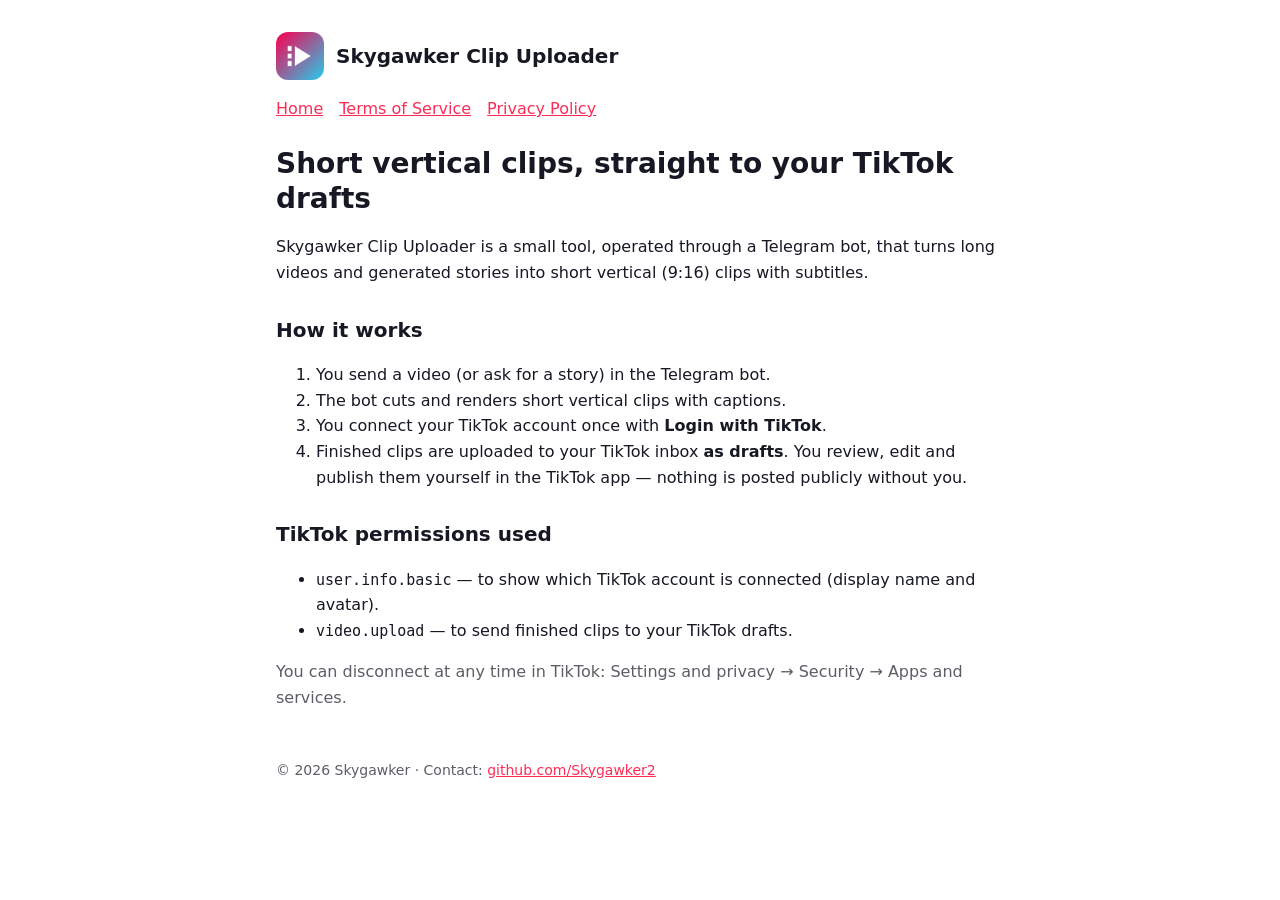
<file: index.html>
<!doctype html>
<html lang="en">
<head>
<meta charset="utf-8">
<meta name="viewport" content="width=device-width,initial-scale=1">
<title>Skygawker Clip Uploader</title>
<link rel="icon" href="icon.png">
<link rel="stylesheet" href="style.css">
</head>
<body><main>
<header><img src="icon.png" alt=""><a href="./">Skygawker Clip Uploader</a></header>
<nav><a href="./">Home</a><a href="terms.html">Terms of Service</a><a href="privacy.html">Privacy Policy</a></nav>

<h1>Short vertical clips, straight to your TikTok drafts</h1>
<p>Skygawker Clip Uploader is a small tool, operated through a Telegram bot, that turns long videos and generated stories into short vertical (9:16) clips with subtitles.</p>

<h2>How it works</h2>
<ol>
<li>You send a video (or ask for a story) in the Telegram bot.</li>
<li>The bot cuts and renders short vertical clips with captions.</li>
<li>You connect your TikTok account once with <b>Login with TikTok</b>.</li>
<li>Finished clips are uploaded to your TikTok inbox <b>as drafts</b>. You review, edit and publish them yourself in the TikTok app &mdash; nothing is posted publicly without you.</li>
</ol>

<h2>TikTok permissions used</h2>
<ul>
<li><code>user.info.basic</code> &mdash; to show which TikTok account is connected (display name and avatar).</li>
<li><code>video.upload</code> &mdash; to send finished clips to your TikTok drafts.</li>
</ul>
<p class="muted">You can disconnect at any time in TikTok: Settings and privacy &rarr; Security &rarr; Apps and services.</p>

<footer>&copy; 2026 Skygawker &middot; Contact: <a href="https://github.com/Skygawker2">github.com/Skygawker2</a></footer>
</main></body>
</html>
</file>
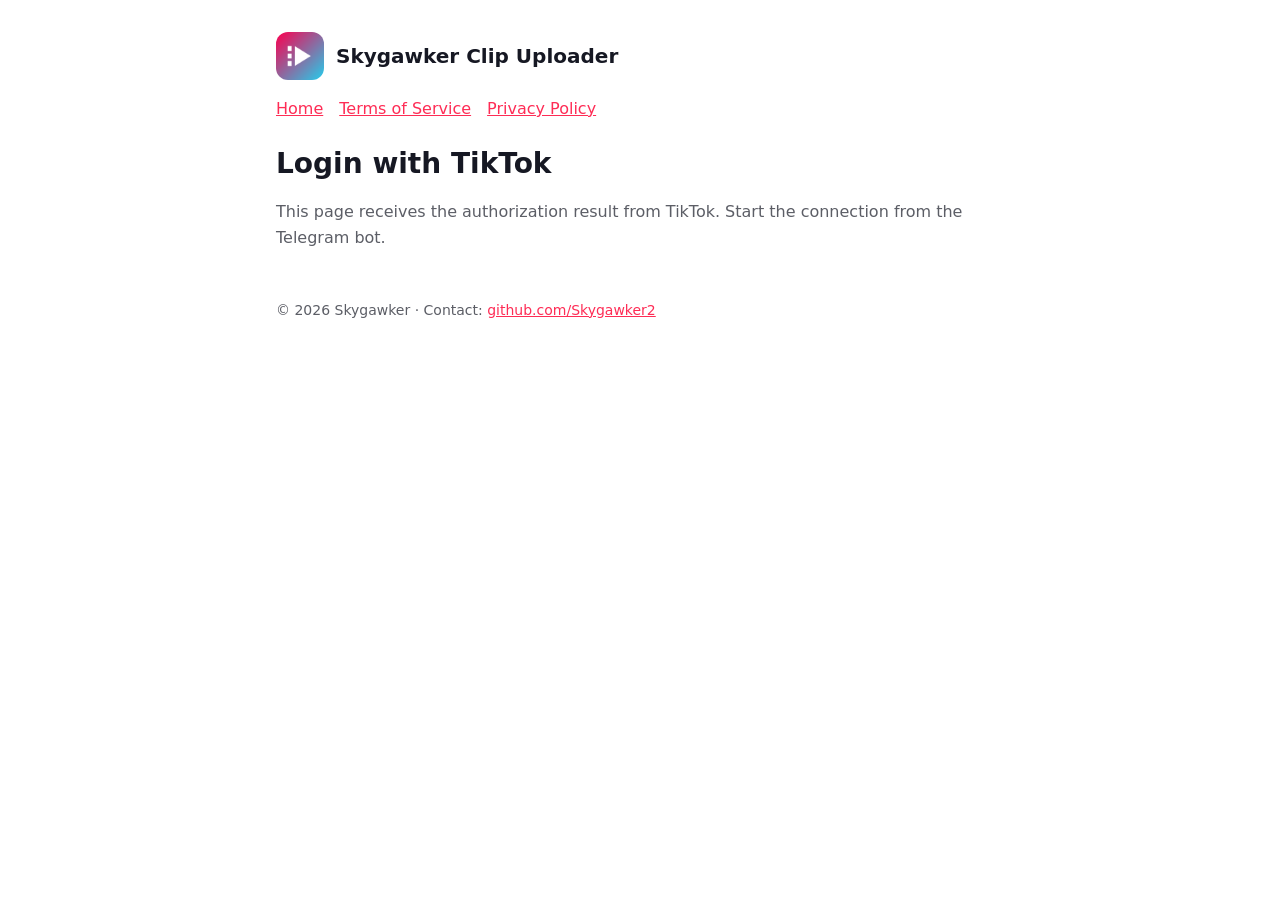
<file: callback.html>
<!doctype html>
<html lang="en">
<head>
<meta charset="utf-8">
<meta name="viewport" content="width=device-width,initial-scale=1">
<title>TikTok Login</title>
<link rel="icon" href="icon.png">
<link rel="stylesheet" href="style.css">
</head>
<body><main>
<header><img src="icon.png" alt=""><a href="./">Skygawker Clip Uploader</a></header>
<nav><a href="./">Home</a><a href="terms.html">Terms of Service</a><a href="privacy.html">Privacy Policy</a></nav>

<h1 id="title">Login with TikTok</h1>
<p id="msg" class="muted">This page receives the authorization result from TikTok. Start the connection from the Telegram bot.</p>
<div class="card" id="box" hidden><code id="code"></code></div>
<p><button id="copy" hidden>Copy code</button></p>

<footer>&copy; 2026 Skygawker &middot; Contact: <a href="https://github.com/Skygawker2">github.com/Skygawker2</a></footer>
</main>
<script>
const q = new URLSearchParams(location.search);
const code = q.get("code"), state = q.get("state"), err = q.get("error");
const el = id => document.getElementById(id);
if (code) {
  // state carries the bot's session id, so the bot knows whose code this is
  const value = state ? state + ":" + code : code;
  el("title").textContent = "Almost done";
  el("msg").textContent = "Copy this code and send it to the Telegram bot to finish connecting your TikTok account.";
  el("code").textContent = value;
  el("box").hidden = false;
  el("copy").hidden = false;
  el("copy").onclick = () => navigator.clipboard.writeText(value).then(() => { el("copy").textContent = "Copied ✓"; });
} else if (err) {
  el("title").textContent = "Connection cancelled";
  el("msg").textContent = "TikTok returned: " + err + (q.get("error_description") ? " — " + q.get("error_description") : "");
}
</script>
</body>
</html>
</file>
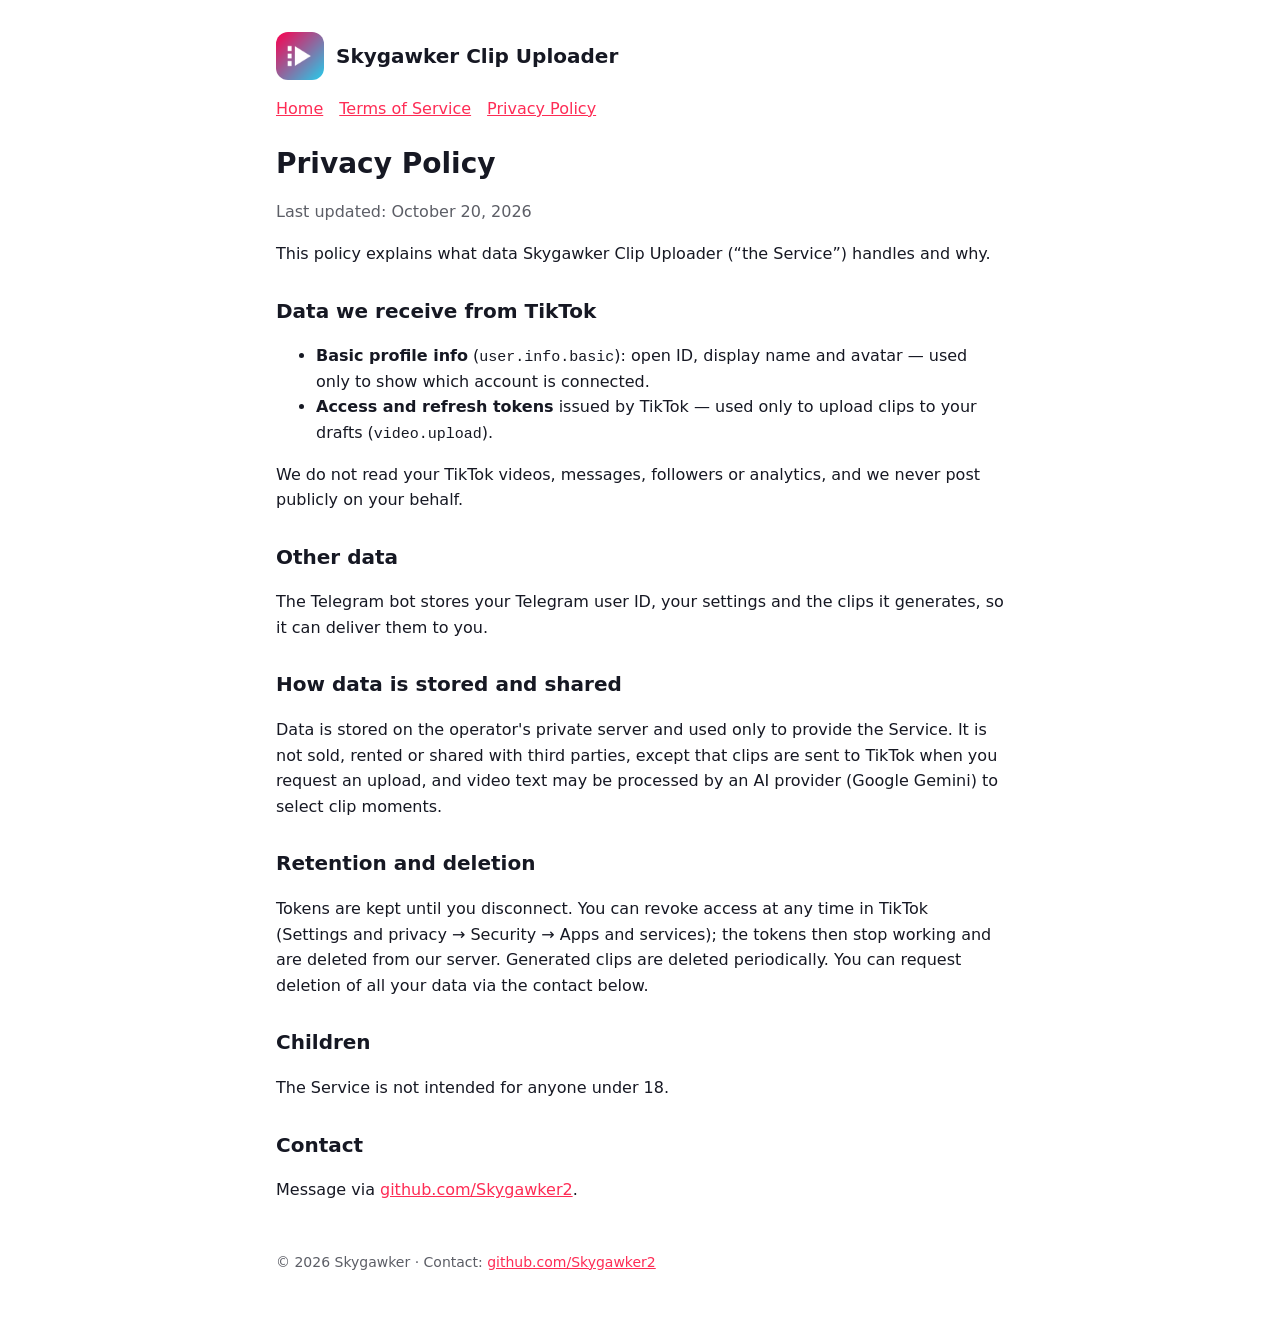
<file: privacy.html>
<!doctype html>
<html lang="en">
<head>
<meta charset="utf-8">
<meta name="viewport" content="width=device-width,initial-scale=1">
<title>Privacy Policy</title>
<link rel="icon" href="icon.png">
<link rel="stylesheet" href="style.css">
</head>
<body><main>
<header><img src="icon.png" alt=""><a href="./">Skygawker Clip Uploader</a></header>
<nav><a href="./">Home</a><a href="terms.html">Terms of Service</a><a href="privacy.html">Privacy Policy</a></nav>

<h1>Privacy Policy</h1>
<p class="muted">Last updated: October 20, 2026</p>
<p>This policy explains what data Skygawker Clip Uploader (&ldquo;the Service&rdquo;) handles and why.</p>

<h2>Data we receive from TikTok</h2>
<ul>
<li><b>Basic profile info</b> (<code>user.info.basic</code>): open ID, display name and avatar &mdash; used only to show which account is connected.</li>
<li><b>Access and refresh tokens</b> issued by TikTok &mdash; used only to upload clips to your drafts (<code>video.upload</code>).</li>
</ul>
<p>We do not read your TikTok videos, messages, followers or analytics, and we never post publicly on your behalf.</p>

<h2>Other data</h2>
<p>The Telegram bot stores your Telegram user ID, your settings and the clips it generates, so it can deliver them to you.</p>

<h2>How data is stored and shared</h2>
<p>Data is stored on the operator's private server and used only to provide the Service. It is not sold, rented or shared with third parties, except that clips are sent to TikTok when you request an upload, and video text may be processed by an AI provider (Google Gemini) to select clip moments.</p>

<h2>Retention and deletion</h2>
<p>Tokens are kept until you disconnect. You can revoke access at any time in TikTok (Settings and privacy &rarr; Security &rarr; Apps and services); the tokens then stop working and are deleted from our server. Generated clips are deleted periodically. You can request deletion of all your data via the contact below.</p>

<h2>Children</h2>
<p>The Service is not intended for anyone under 18.</p>

<h2>Contact</h2>
<p>Message via <a href="https://github.com/Skygawker2">github.com/Skygawker2</a>.</p>

<footer>&copy; 2026 Skygawker &middot; Contact: <a href="https://github.com/Skygawker2">github.com/Skygawker2</a></footer>
</main></body>
</html>
</file>
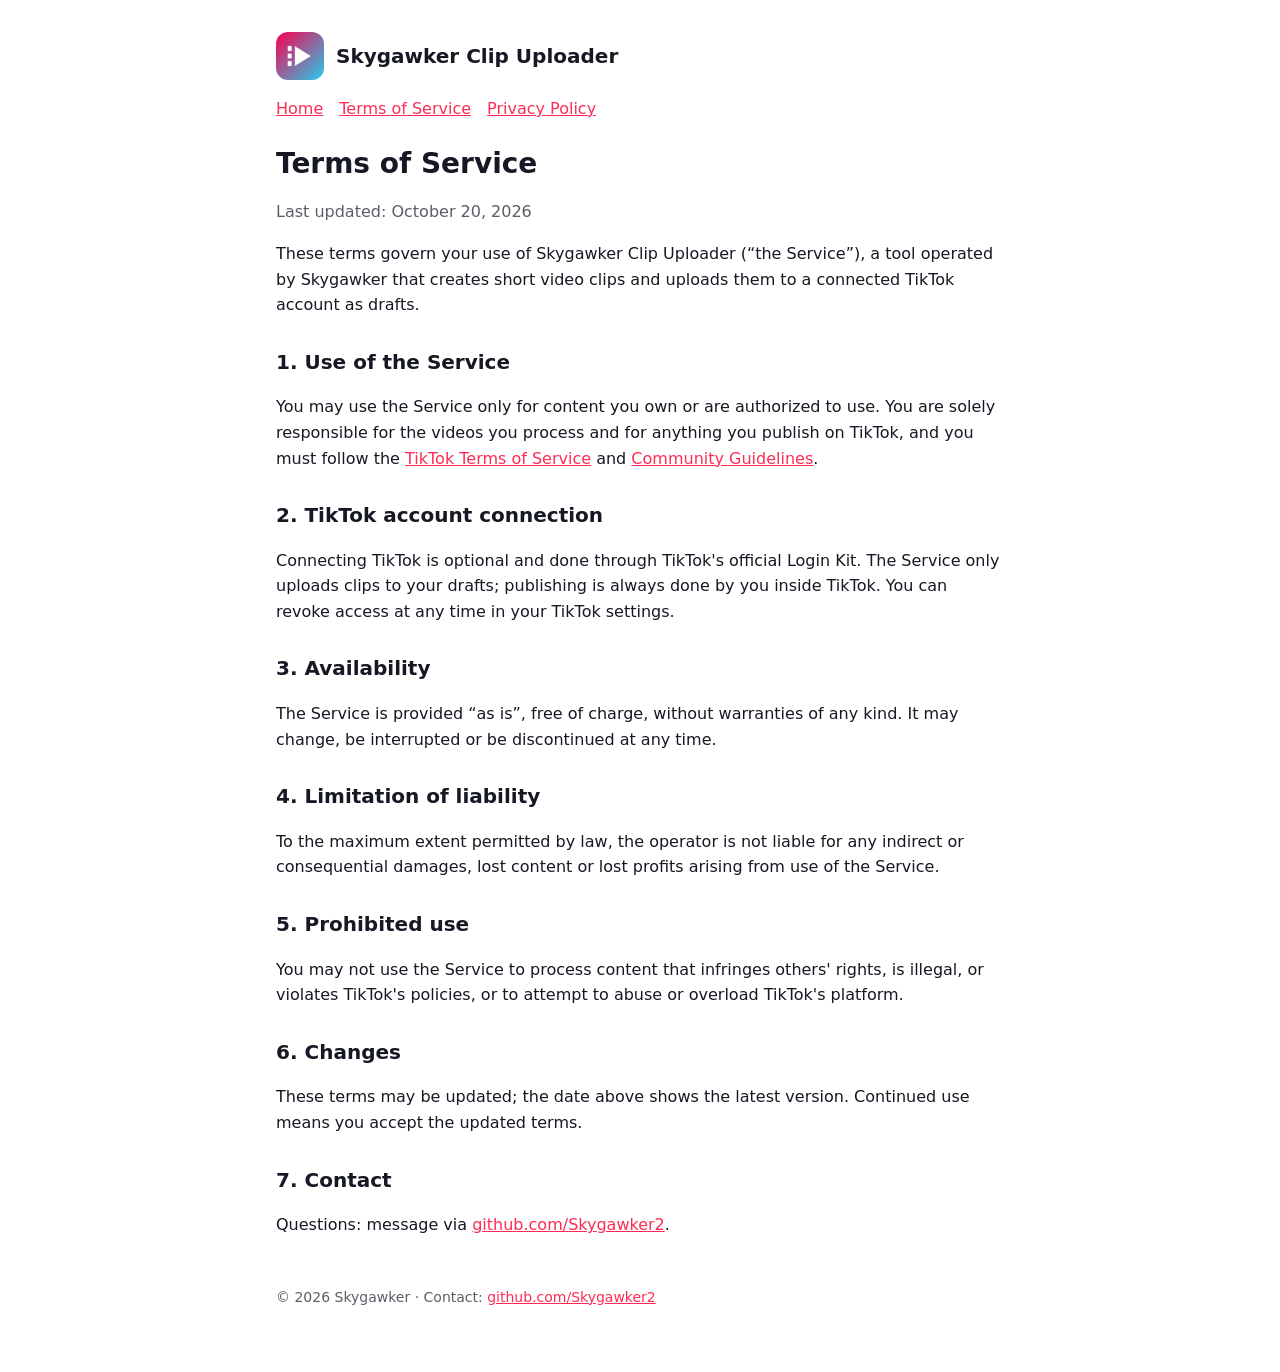
<file: terms.html>
<!doctype html>
<html lang="en">
<head>
<meta charset="utf-8">
<meta name="viewport" content="width=device-width,initial-scale=1">
<title>Terms of Service</title>
<link rel="icon" href="icon.png">
<link rel="stylesheet" href="style.css">
</head>
<body><main>
<header><img src="icon.png" alt=""><a href="./">Skygawker Clip Uploader</a></header>
<nav><a href="./">Home</a><a href="terms.html">Terms of Service</a><a href="privacy.html">Privacy Policy</a></nav>

<h1>Terms of Service</h1>
<p class="muted">Last updated: October 20, 2026</p>
<p>These terms govern your use of Skygawker Clip Uploader (&ldquo;the Service&rdquo;), a tool operated by Skygawker that creates short video clips and uploads them to a connected TikTok account as drafts.</p>

<h2>1. Use of the Service</h2>
<p>You may use the Service only for content you own or are authorized to use. You are solely responsible for the videos you process and for anything you publish on TikTok, and you must follow the <a href="https://www.tiktok.com/legal/terms-of-service">TikTok Terms of Service</a> and <a href="https://www.tiktok.com/community-guidelines">Community Guidelines</a>.</p>

<h2>2. TikTok account connection</h2>
<p>Connecting TikTok is optional and done through TikTok's official Login Kit. The Service only uploads clips to your drafts; publishing is always done by you inside TikTok. You can revoke access at any time in your TikTok settings.</p>

<h2>3. Availability</h2>
<p>The Service is provided &ldquo;as is&rdquo;, free of charge, without warranties of any kind. It may change, be interrupted or be discontinued at any time.</p>

<h2>4. Limitation of liability</h2>
<p>To the maximum extent permitted by law, the operator is not liable for any indirect or consequential damages, lost content or lost profits arising from use of the Service.</p>

<h2>5. Prohibited use</h2>
<p>You may not use the Service to process content that infringes others' rights, is illegal, or violates TikTok's policies, or to attempt to abuse or overload TikTok's platform.</p>

<h2>6. Changes</h2>
<p>These terms may be updated; the date above shows the latest version. Continued use means you accept the updated terms.</p>

<h2>7. Contact</h2>
<p>Questions: message via <a href="https://github.com/Skygawker2">github.com/Skygawker2</a>.</p>

<footer>&copy; 2026 Skygawker &middot; Contact: <a href="https://github.com/Skygawker2">github.com/Skygawker2</a></footer>
</main></body>
</html>
</file>
<file: style.css>
:root{--bg:#fff;--fg:#161823;--muted:#5c5e66;--accent:#fe2c55;--card:#f4f4f6}
@media (prefers-color-scheme:dark){:root{--bg:#121218;--fg:#f1f1f3;--muted:#a3a4ad;--card:#1d1d26}}
*{box-sizing:border-box}
body{margin:0;background:var(--bg);color:var(--fg);font:16px/1.6 system-ui,-apple-system,"Segoe UI",Roboto,sans-serif}
main{max-width:760px;margin:0 auto;padding:32px 16px 64px}
header{display:flex;align-items:center;gap:12px;margin-bottom:24px}
header img{width:48px;height:48px;border-radius:12px}
header a{color:inherit;text-decoration:none;font-weight:700;font-size:20px}
nav{display:flex;gap:16px;flex-wrap:wrap;margin:-8px 0 24px}
nav a,footer a,p a{color:var(--accent)}
h1{font-size:28px;line-height:1.25}
h2{font-size:20px;margin-top:28px}
.muted{color:var(--muted)}
.card{background:var(--card);border-radius:12px;padding:16px;margin:16px 0;word-break:break-all}
code{font:15px/1.4 ui-monospace,Consolas,monospace}
button{background:var(--accent);color:#fff;border:0;border-radius:8px;padding:10px 18px;font-size:16px;cursor:pointer}
footer{margin-top:48px;font-size:14px;color:var(--muted)}
</file>
